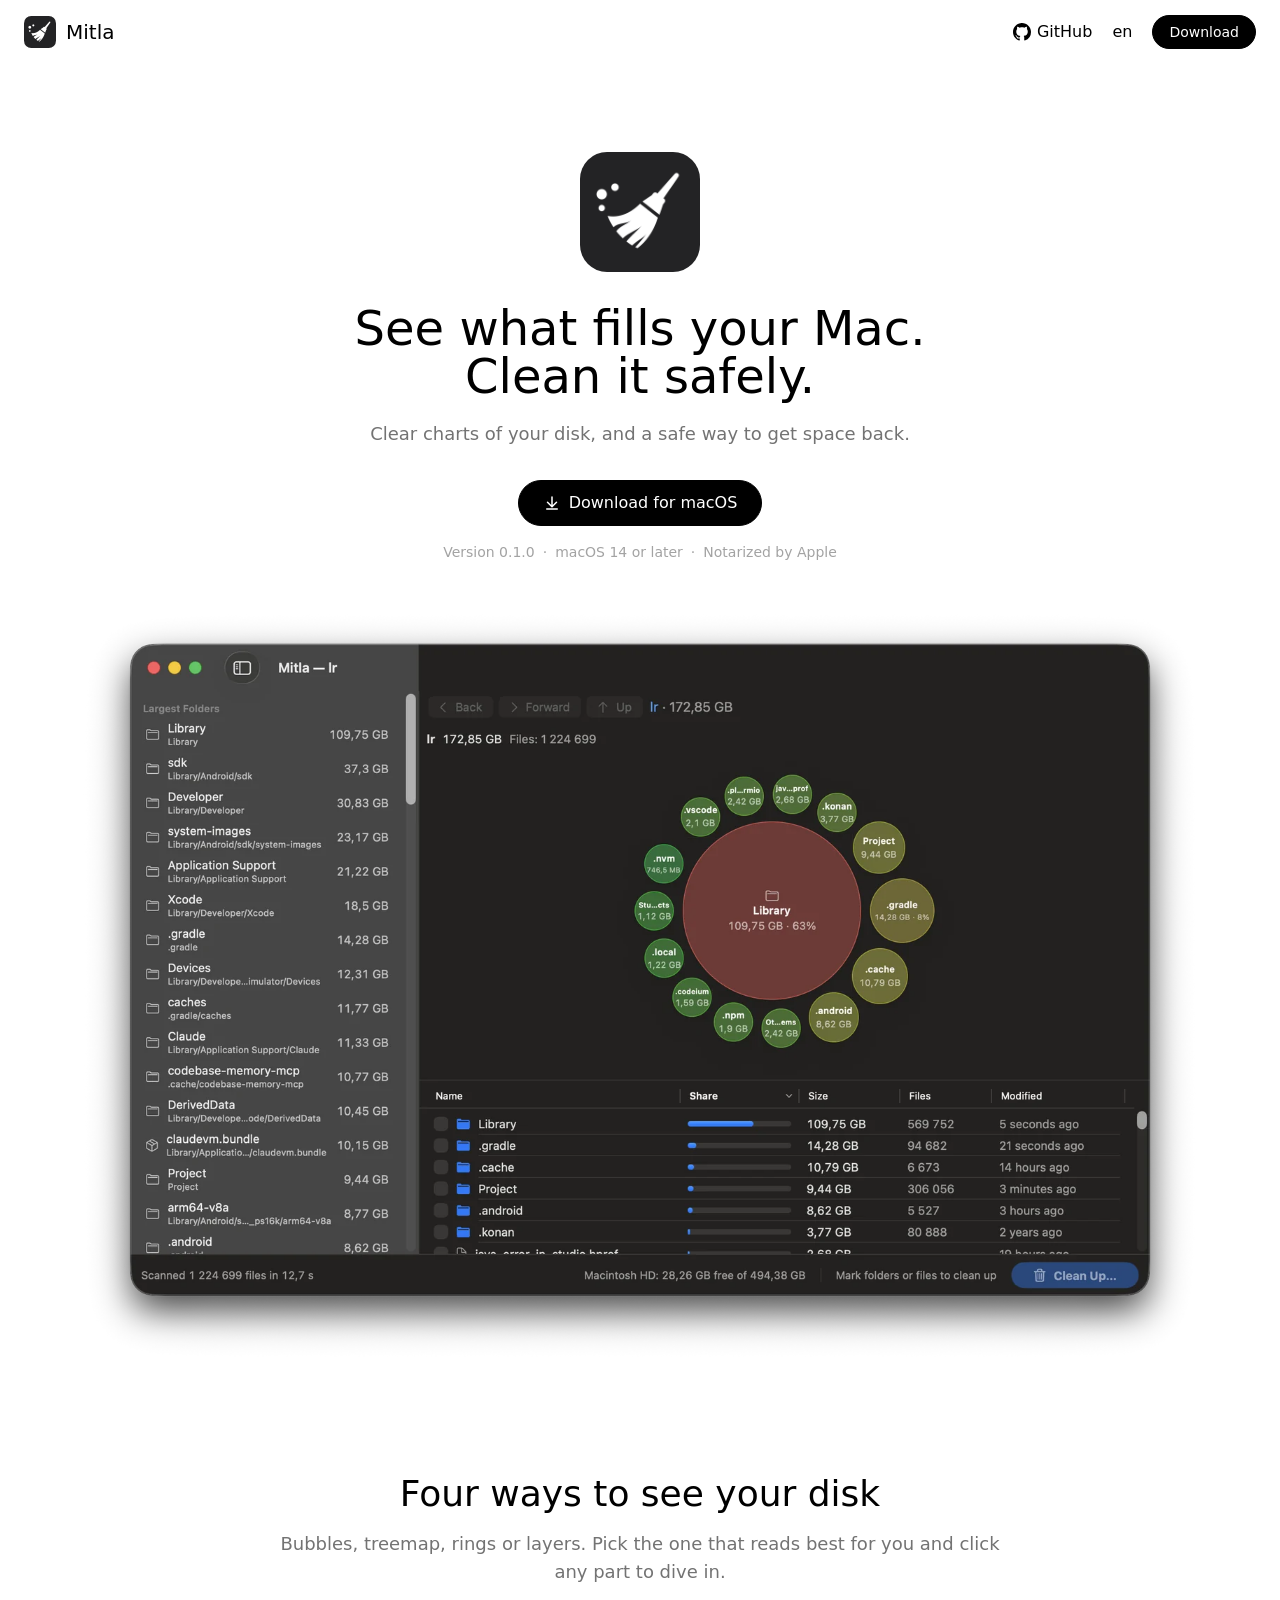
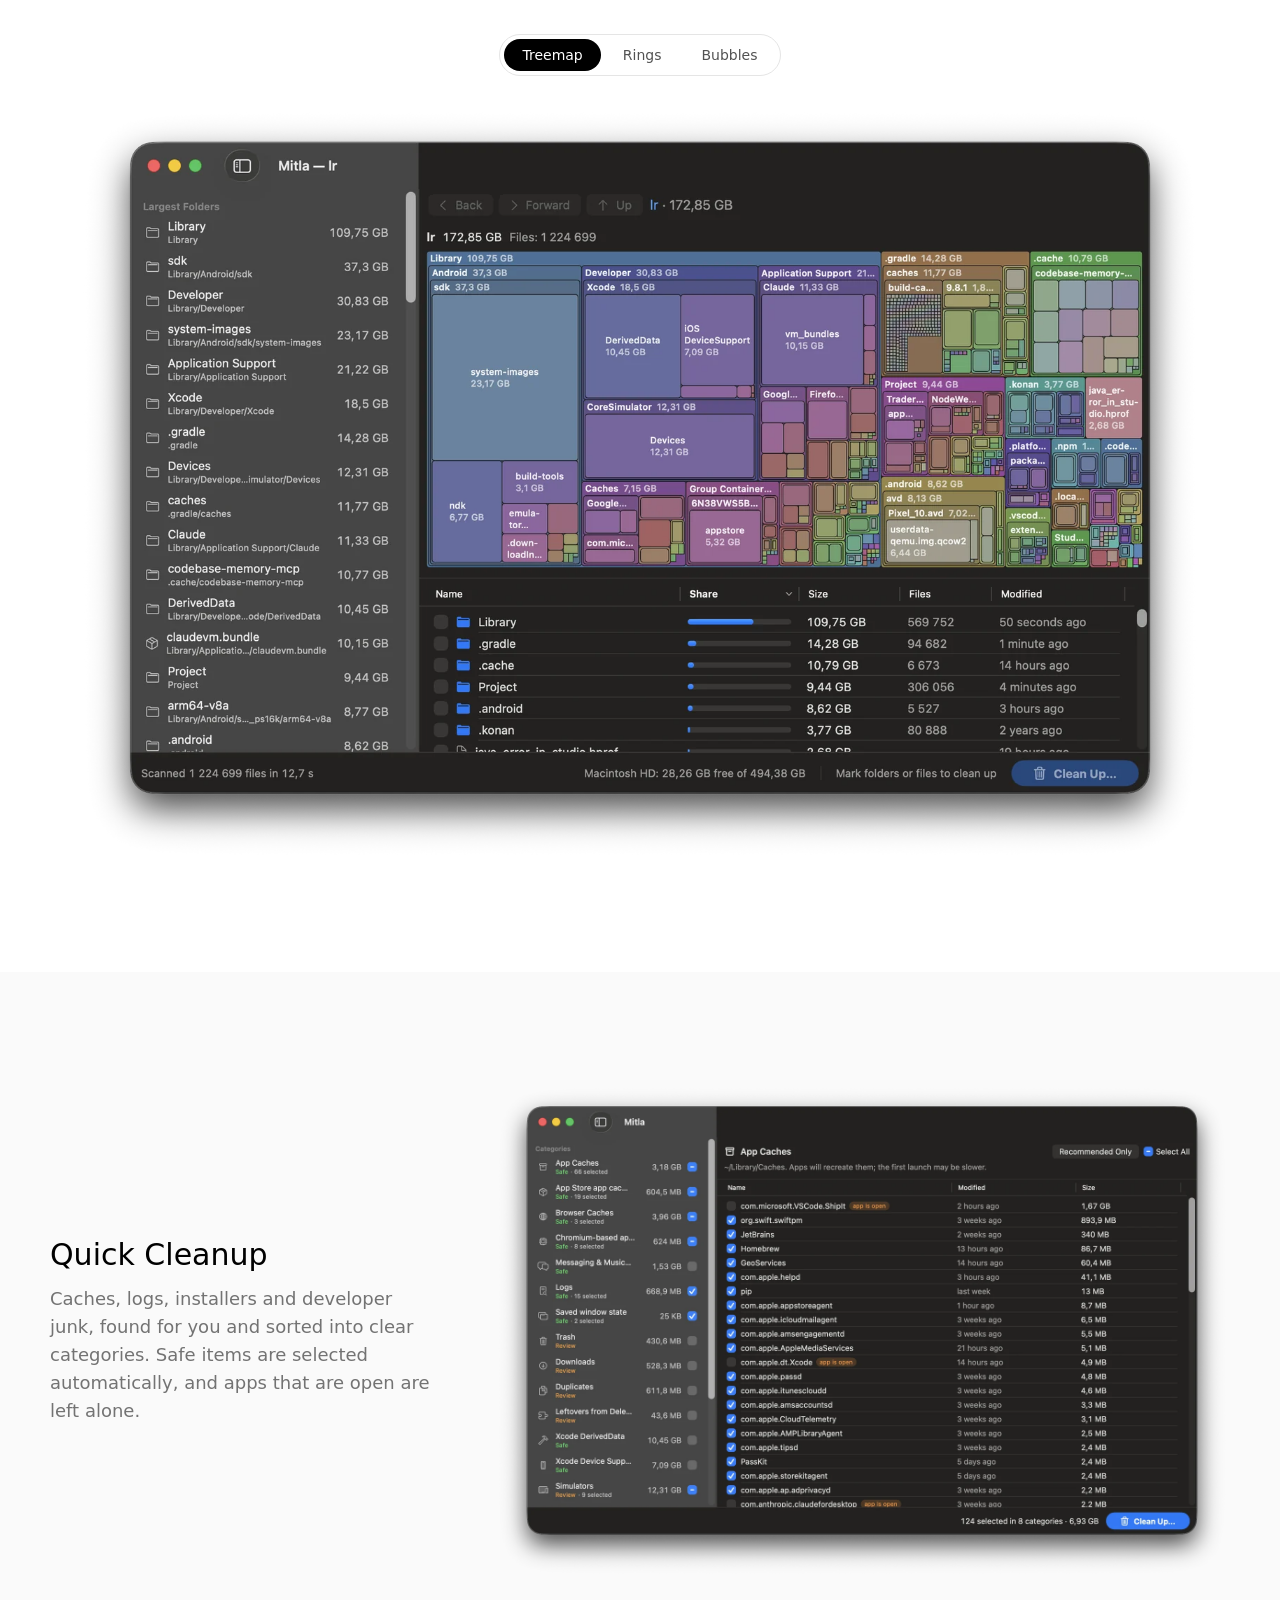
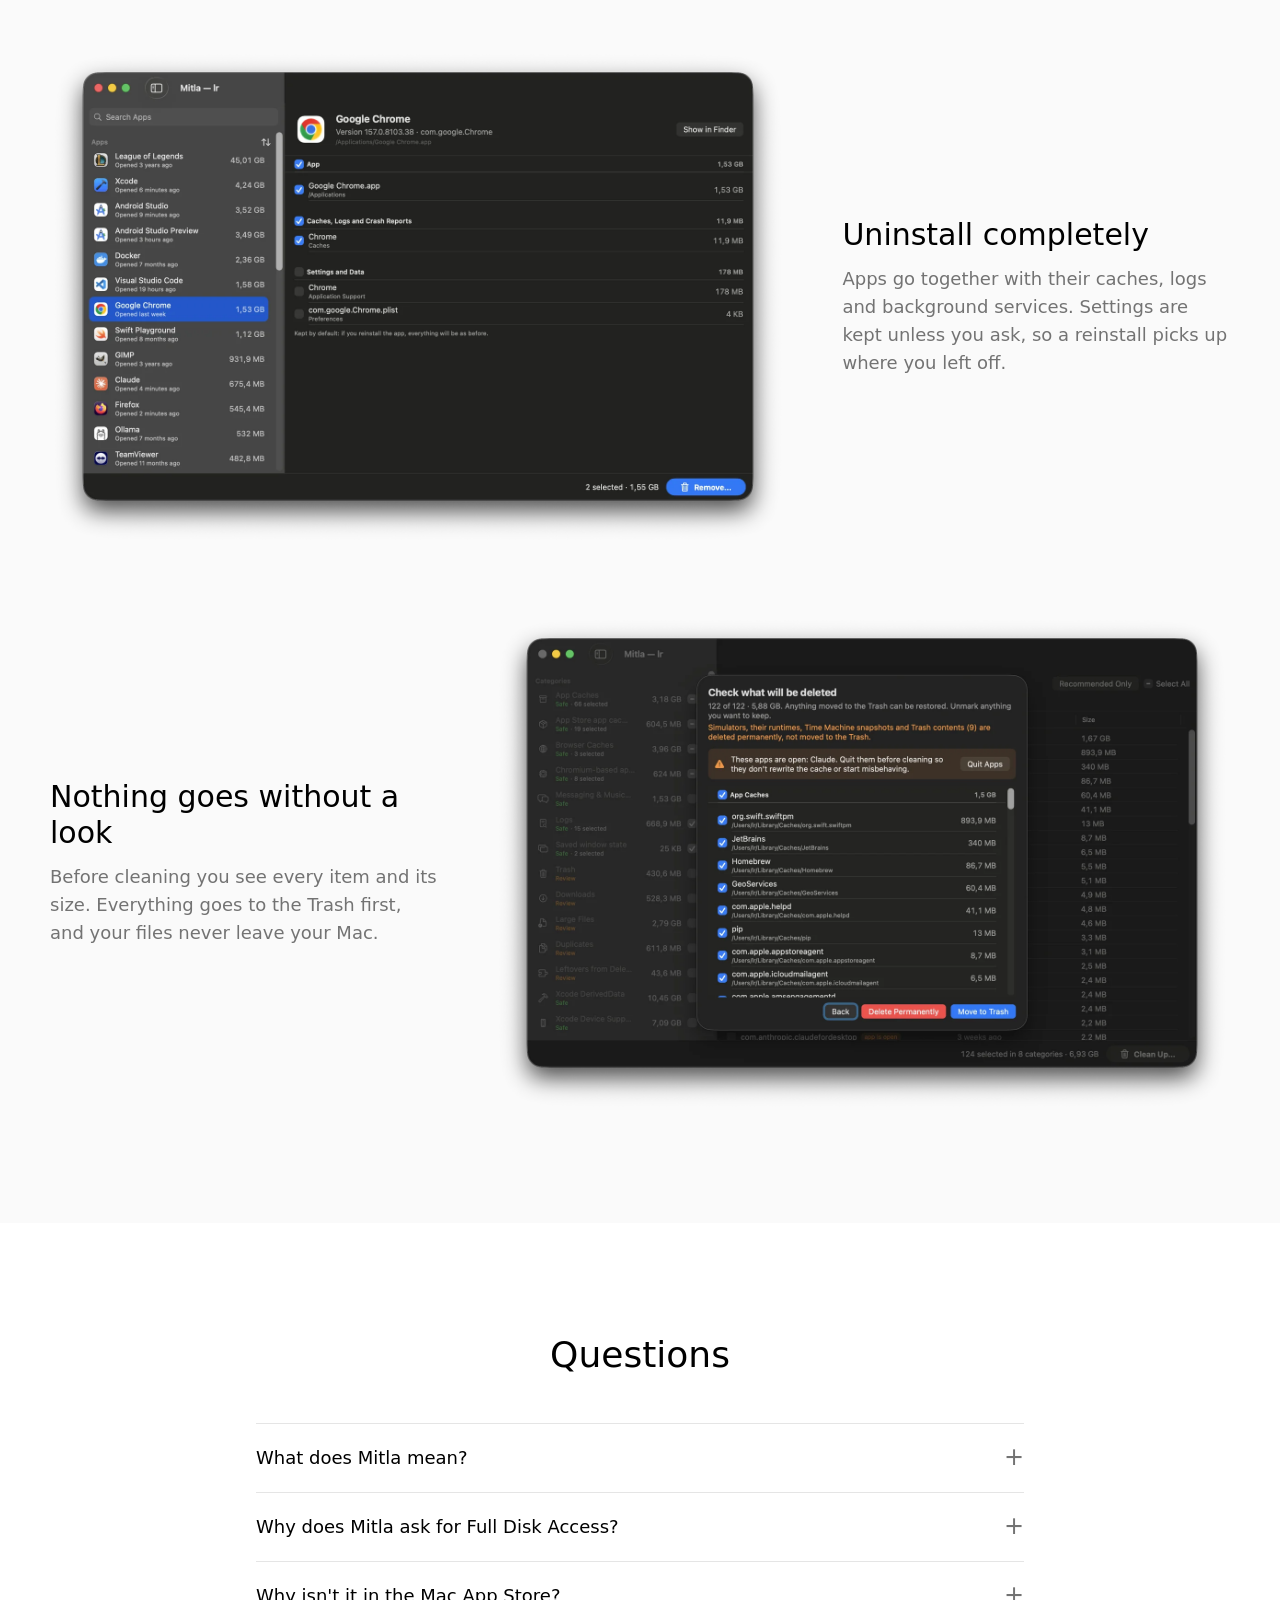
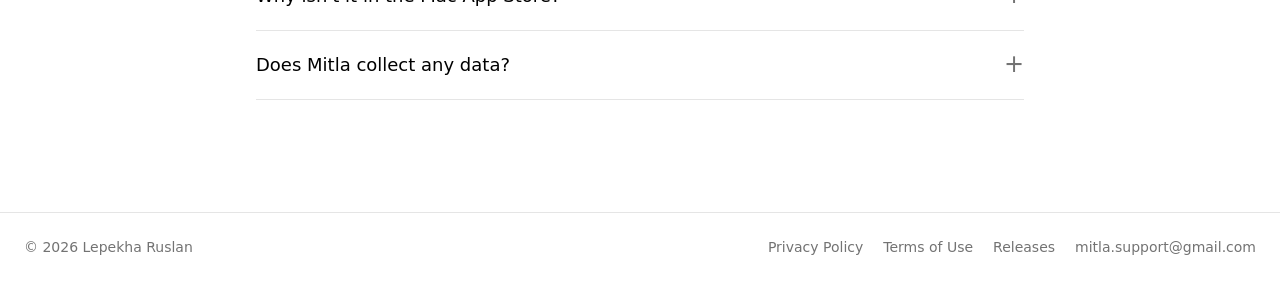
<file: index.html>
<!doctype html>
<html lang="en">
<head>
  <meta charset="utf-8">
  <meta name="viewport" content="width=device-width, initial-scale=1">
  <title>Mitla — see what fills your Mac, clean it safely</title>
  <meta name="description" content="Mitla shows what takes up space on your Mac in clear charts and helps you free it safely: junk, developer caches, old apps and their leftovers.">
  <!-- Репозиторій GitHub, з релізів якого качається DMG. Заміни на свій, наприклад "ruslan/mitla". -->
  <meta name="mitla:repo" content="lepekha/mitla-releases">
  <meta property="og:title" content="Mitla — see what fills your Mac">
  <meta property="og:description" content="Disk space analyzer and safe cleaner for macOS. Native, and your files never leave your Mac.">
  <meta property="og:image" content="og.png">
  <meta property="og:type" content="website">
  <meta name="twitter:card" content="summary_large_image">
  <link rel="icon" href="icon.png">
  <link rel="apple-touch-icon" href="icon.png">
  <link rel="stylesheet" href="style.css?v=6">
  <script src="i18n.js?v=7" defer></script>
  <script src="site.js?v=6" defer></script>
</head>
<body>
  <header class="nav">
    <div class="wrap">
      <a class="brand" href="./"><img src="icon.png" alt="">Mitla</a>
      <div class="nav-end">
        <a class="text-link" data-repo-link href="https://github.com/">
          <svg viewBox="0 0 16 16" fill="currentColor" aria-hidden="true"><path d="M8 0C3.58 0 0 3.58 0 8c0 3.54 2.29 6.53 5.47 7.59.4.07.55-.17.55-.38 0-.19-.01-.82-.01-1.49-2.01.37-2.53-.49-2.69-.94-.09-.23-.48-.94-.82-1.13-.28-.15-.68-.52-.01-.53.63-.01 1.08.58 1.23.82.72 1.21 1.87.87 2.33.66.07-.52.28-.87.51-1.07-1.78-.2-3.64-.89-3.64-3.95 0-.87.31-1.59.82-2.15-.08-.2-.36-1.02.08-2.12 0 0 .67-.21 2.2.82.64-.18 1.32-.27 2-.27.68 0 1.36.09 2 .27 1.53-1.04 2.2-.82 2.2-.82.44 1.1.16 1.92.08 2.12.51.56.82 1.27.82 2.15 0 3.07-1.87 3.75-3.65 3.95.29.25.54.73.54 1.48 0 1.07-.01 1.93-.01 2.2 0 .21.15.46.55.38A8.013 8.013 0 0016 8c0-4.42-3.58-8-8-8z"/></svg>
          GitHub
        </a>
        <label class="lang">
          <span class="visually-hidden" data-i18n="language">Language</span>
          <select id="lang-select"><option value="en">en</option></select>
        </label>
        <a class="btn btn-black btn-sm" data-download href="#download" data-i18n="download">Download</a>
      </div>
    </div>
  </header>

  <main>
    <div class="hero wrap" id="download">
      <img class="app-icon" src="icon.png" alt="Mitla icon" width="120" height="120">
      <h1 data-i18n-html="h1">See what fills your Mac.<br>Clean it safely.</h1>
      <p class="lead" data-i18n="lead">Clear charts of your disk, and a safe way to get space back.</p>
      <div class="actions">
        <a class="btn btn-black" data-download href="#download">
          <svg viewBox="0 0 24 24" fill="none" stroke="currentColor" stroke-width="2" stroke-linecap="round" stroke-linejoin="round" aria-hidden="true"><path d="M12 4v12M6 11l6 6 6-6M5 20h14"/></svg>
          <span data-i18n="downloadMac">Download for macOS</span>
        </a>
      </div>
      <p class="meta"><span data-version>Version 0.1.0</span><span data-i18n="requires">macOS 14 or later</span><span data-i18n="notarized">Notarized by Apple</span></p>
      <div class="screenshot">
        <img src="screenshots/bubbles.webp" alt="Mitla showing the contents of a home folder as bubbles" width="2488" height="1670">
      </div>
    </div>

    <section id="charts">
      <div class="wrap">
        <div class="section-head">
          <h2 data-i18n="chartsTitle">Four ways to see your disk</h2>
          <p data-i18n="chartsText">Bubbles, treemap, rings or layers. Pick the one that reads best for you and click any part to dive in.</p>
        </div>
        <div class="tabs" role="tablist" aria-label="Chart styles">
          <button role="tab" id="tab-treemap" aria-controls="panel-treemap" aria-selected="true" data-i18n="tabTreemap">Treemap</button>
          <button role="tab" id="tab-rings" aria-controls="panel-rings" aria-selected="false" tabindex="-1" data-i18n="tabRings">Rings</button>
          <button role="tab" id="tab-bubbles" aria-controls="panel-bubbles" aria-selected="false" tabindex="-1" data-i18n="tabBubbles">Bubbles</button>
        </div>
        <div class="screenshot tab-panels">
          <img role="tabpanel" id="panel-bubbles" aria-labelledby="tab-bubbles" src="screenshots/bubbles.webp" alt="Folders as bubbles, sized by how much space they take" width="2488" height="1670" loading="lazy" hidden>
          <img role="tabpanel" id="panel-treemap" aria-labelledby="tab-treemap" src="screenshots/treemap.webp" alt="Folders as a treemap of nested rectangles" width="2488" height="1670">
          <img role="tabpanel" id="panel-rings" aria-labelledby="tab-rings" src="screenshots/rings.webp" alt="Folders as rings around the selected folder" width="2488" height="1670" loading="lazy" hidden>
        </div>
      </div>
    </section>

    <section class="alt" id="features">
      <div class="wrap">
        <div class="row">
          <div class="row-text">
            <h3 data-i18n="cleanupTitle">Quick Cleanup</h3>
            <p data-i18n="cleanupText">Caches, logs, installers and developer junk, found for you and sorted into clear categories. Safe items are selected automatically, and apps that are open are left alone.</p>
          </div>
          <div class="screenshot"><img src="screenshots/cleanup.webp" alt="Quick Cleanup with categories such as app caches, logs and Xcode data" width="2488" height="1670" loading="lazy"></div>
        </div>
        <div class="row flip">
          <div class="row-text">
            <h3 data-i18n="uninstallTitle">Uninstall completely</h3>
            <p data-i18n="uninstallText">Apps go together with their caches, logs and background services. Settings are kept unless you ask, so a reinstall picks up where you left off.</p>
          </div>
          <div class="screenshot"><img src="screenshots/uninstall.webp" alt="Removing Google Chrome together with its caches" width="2488" height="1670" loading="lazy"></div>
        </div>
        <div class="row">
          <div class="row-text">
            <h3 data-i18n="safeTitle">Nothing goes without a look</h3>
            <p data-i18n="safeText">Before cleaning you see every item and its size. Everything goes to the Trash first, and your files never leave your Mac.</p>
          </div>
          <div class="screenshot"><img src="screenshots/confirm.webp" alt="Confirmation listing everything that will be moved to the Trash" width="2488" height="1670" loading="lazy"></div>
        </div>
      </div>
    </section>

    <section id="faq">
      <div class="wrap">
        <div class="section-head"><h2 data-i18n="faqTitle">Questions</h2></div>
        <div class="faq">
          <details><summary data-i18n="q1">What does Mitla mean?</summary>
            <p data-i18n="a1">It's Ukrainian for "broom". Say it "MEET-la".</p></details>
          <details><summary data-i18n="q2">Why does Mitla ask for Full Disk Access?</summary>
            <p data-i18n="a2">macOS hides some folders, like Mail and other apps' data, from every app. With Full Disk Access Mitla can show their size too. Without it Mitla still works and simply skips them.</p></details>
          <details><summary data-i18n="q3">Why isn't it in the Mac App Store?</summary>
            <p data-i18n="a3">App Store apps run in a sandbox that can't see your whole disk. Mitla is signed with an Apple Developer ID and notarized by Apple. On first launch macOS only asks once to confirm an app from the internet and notes that Apple found no malicious software.</p></details>
          <details><summary data-i18n="q4">Does Mitla collect any data?</summary>
            <p data-i18n-html="a4">Only anonymous usage statistics and crash reports, sent through Firebase by Google. Your files, their names and contents never leave your Mac, and you can turn statistics off in the Mitla menu. See the <a href="privacy/">Privacy Policy</a>.</p></details>
        </div>
      </div>
    </section>
  </main>

  <footer>
    <div class="wrap">
      <span>© 2026 Lepekha Ruslan</span>
      <nav aria-label="Footer">
        <a href="privacy/" data-i18n="privacy">Privacy Policy</a>
        <a href="terms/" data-i18n="terms">Terms of Use</a>
        <a data-releases-link href="https://github.com/" data-i18n="releases">Releases</a>
        <a href="mailto:mitla.support@gmail.com">mitla.support@gmail.com</a>
      </nav>
    </div>
  </footer>
</body>
</html>
</file>
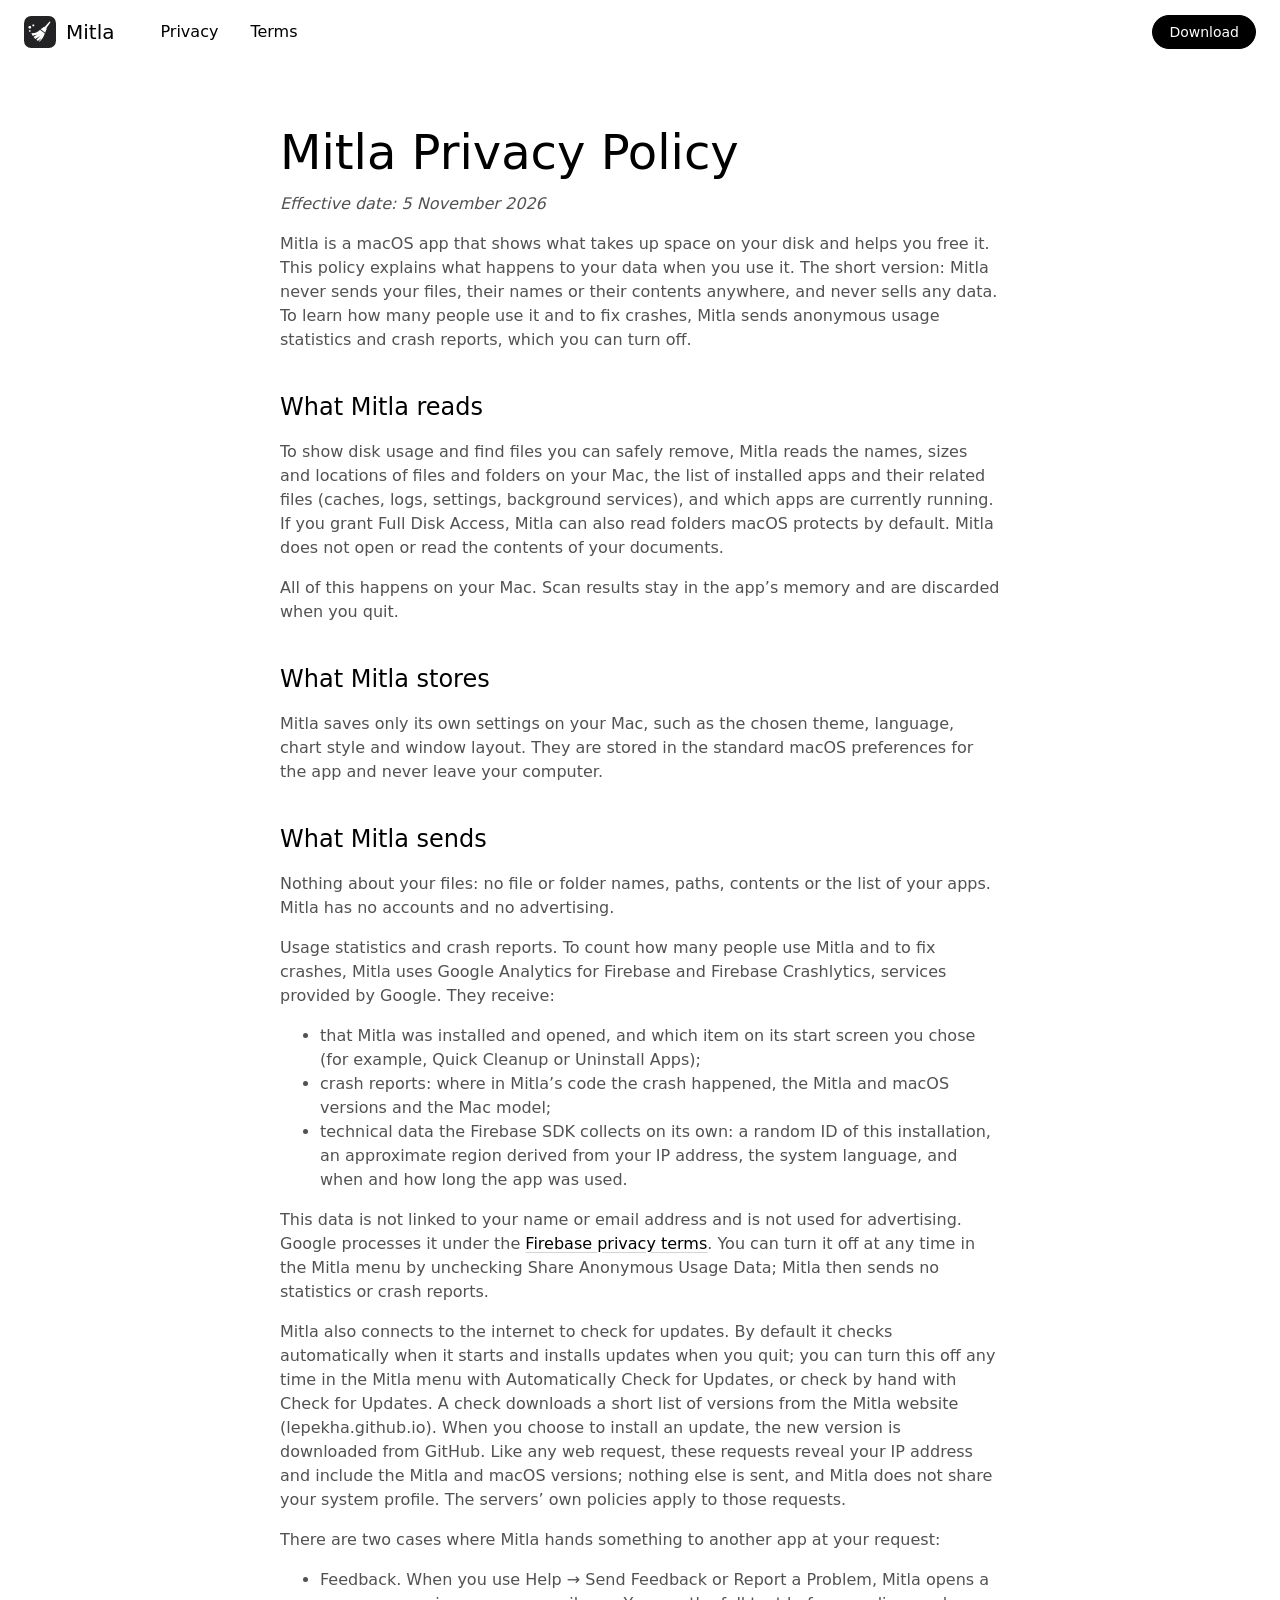
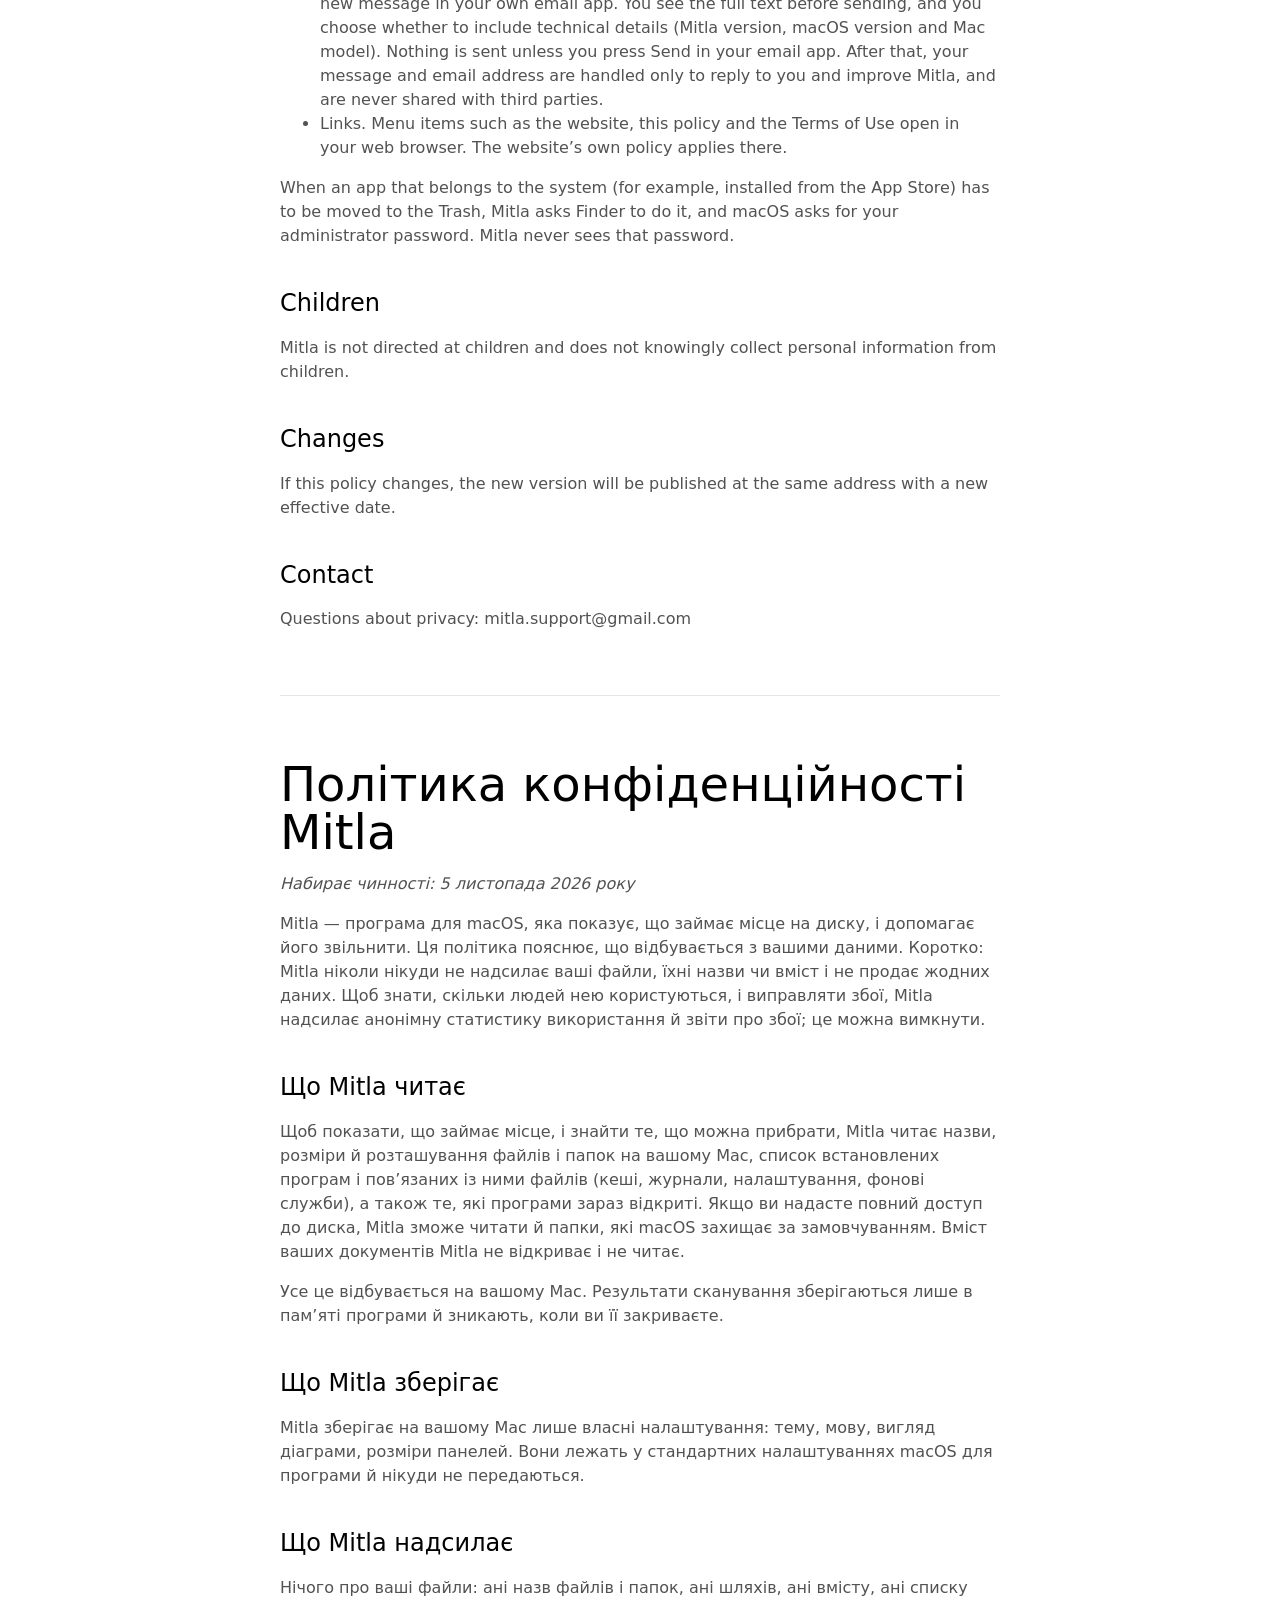
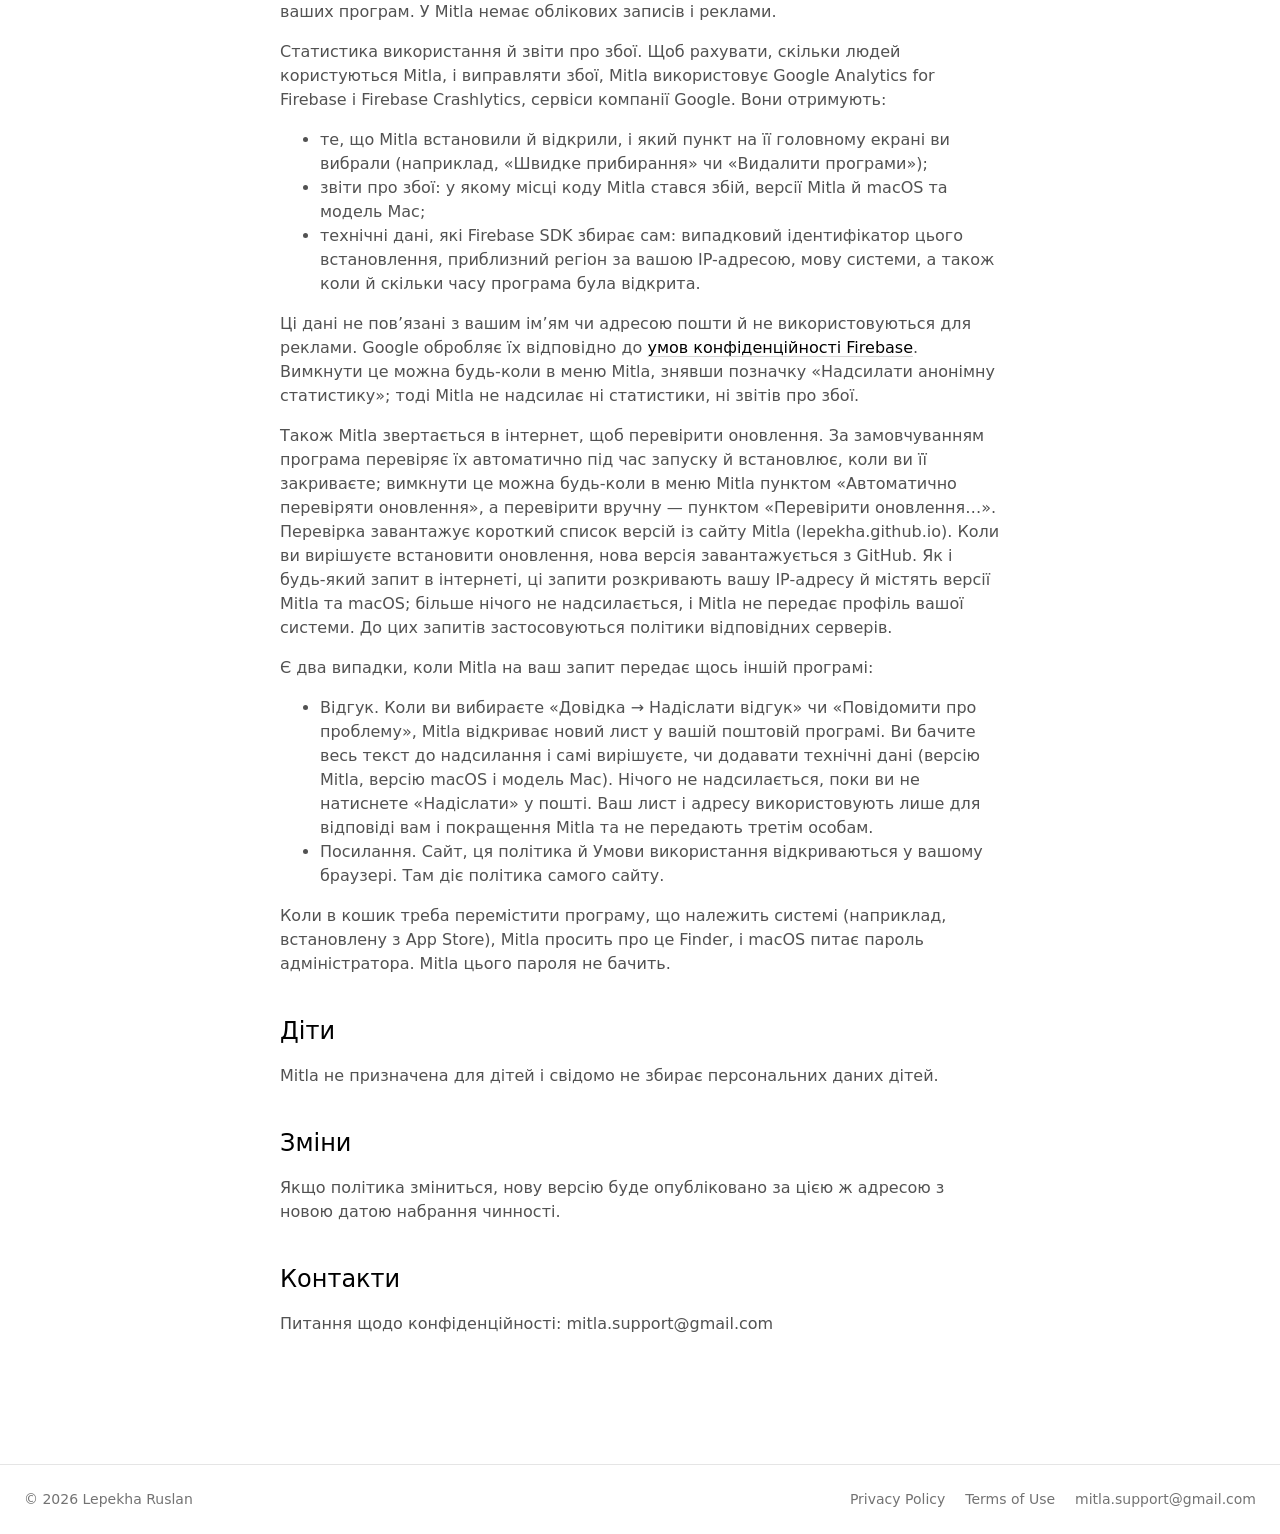
<file: privacy/index.html>
<!doctype html>
<html lang="en">
<head>
  <meta charset="utf-8">
  <meta name="viewport" content="width=device-width, initial-scale=1">
  <title>Mitla — Privacy Policy</title>
  <meta name="mitla:repo" content="lepekha/mitla-releases">
  <link rel="icon" href="../icon.png">
  <link rel="stylesheet" href="../style.css">
  <script src="../site.js" defer></script>
</head>
<body>
  <header class="nav">
    <div class="wrap">
      <a class="brand" href="../"><img src="../icon.png" alt="">Mitla</a>
      <nav class="nav-links" aria-label="Legal">
        <a href="../privacy/">Privacy</a>
        <a href="../terms/">Terms</a>
      </nav>
      <div class="nav-end">
        <a class="btn btn-black btn-sm" data-download href="../#download">Download</a>
      </div>
    </div>
  </header>
  <article class="legal">
<h1 id="mitla-privacy-policy">Mitla Privacy Policy</h1>
<p><em>Effective date: 5 November 2026</em></p>
<p>Mitla is a macOS app that shows what takes up space on your disk and helps you free it. This policy explains what happens to your data when you use it. The short version: <strong>Mitla never sends your files, their names or their contents anywhere, and never sells any data.</strong> To learn how many people use it and to fix crashes, Mitla sends anonymous usage statistics and crash reports, which you can turn off.</p>
<h2 id="what-mitla-reads">What Mitla reads</h2>
<p>To show disk usage and find files you can safely remove, Mitla reads the names, sizes and locations of files and folders on your Mac, the list of installed apps and their related files (caches, logs, settings, background services), and which apps are currently running. If you grant Full Disk Access, Mitla can also read folders macOS protects by default. Mitla does not open or read the contents of your documents.</p>
<p>All of this happens on your Mac. Scan results stay in the app’s memory and are discarded when you quit.</p>
<h2 id="what-mitla-stores">What Mitla stores</h2>
<p>Mitla saves only its own settings on your Mac, such as the chosen theme, language, chart style and window layout. They are stored in the standard macOS preferences for the app and never leave your computer.</p>
<h2 id="what-mitla-sends">What Mitla sends</h2>
<p>Nothing about your files: no file or folder names, paths, contents or the list of your apps. Mitla has no accounts and no advertising.</p>
<p><strong>Usage statistics and crash reports.</strong> To count how many people use Mitla and to fix crashes, Mitla uses Google Analytics for Firebase and Firebase Crashlytics, services provided by Google. They receive:</p>
<ul>
<li>that Mitla was installed and opened, and which item on its start screen you chose (for example, Quick Cleanup or Uninstall Apps);</li>
<li>crash reports: where in Mitla’s code the crash happened, the Mitla and macOS versions and the Mac model;</li>
<li>technical data the Firebase SDK collects on its own: a random ID of this installation, an approximate region derived from your IP address, the system language, and when and how long the app was used.</li>
</ul>
<p>This data is not linked to your name or email address and is not used for advertising. Google processes it under the <a href="https://firebase.google.com/support/privacy">Firebase privacy terms</a>. You can turn it off at any time in the Mitla menu by unchecking Share Anonymous Usage Data; Mitla then sends no statistics or crash reports.</p>
<p>Mitla also connects to the internet to check for updates. By default it checks automatically when it starts and installs updates when you quit; you can turn this off any time in the Mitla menu with Automatically Check for Updates, or check by hand with Check for Updates. A check downloads a short list of versions from the Mitla website (lepekha.github.io). When you choose to install an update, the new version is downloaded from GitHub. Like any web request, these requests reveal your IP address and include the Mitla and macOS versions; nothing else is sent, and Mitla does not share your system profile. The servers’ own policies apply to those requests.</p>
<p>There are two cases where Mitla hands something to another app at your request:</p>
<ul>
<li><strong>Feedback.</strong> When you use Help → Send Feedback or Report a Problem, Mitla opens a new message in your own email app. You see the full text before sending, and you choose whether to include technical details (Mitla version, macOS version and Mac model). Nothing is sent unless you press Send in your email app. After that, your message and email address are handled only to reply to you and improve Mitla, and are never shared with third parties.</li>
<li><strong>Links.</strong> Menu items such as the website, this policy and the Terms of Use open in your web browser. The website’s own policy applies there.</li>
</ul>
<p>When an app that belongs to the system (for example, installed from the App Store) has to be moved to the Trash, Mitla asks Finder to do it, and macOS asks for your administrator password. Mitla never sees that password.</p>
<h2 id="children">Children</h2>
<p>Mitla is not directed at children and does not knowingly collect personal information from children.</p>
<h2 id="changes">Changes</h2>
<p>If this policy changes, the new version will be published at the same address with a new effective date.</p>
<h2 id="contact">Contact</h2>
<p>Questions about privacy: mitla.support@gmail.com</p>
<hr />
<h1 id="політика-конфіденційності-mitla">Політика конфіденційності Mitla</h1>
<p><em>Набирає чинності: 5 листопада 2026 року</em></p>
<p>Mitla — програма для macOS, яка показує, що займає місце на диску, і допомагає його звільнити. Ця політика пояснює, що відбувається з вашими даними. Коротко: <strong>Mitla ніколи нікуди не надсилає ваші файли, їхні назви чи вміст і не продає жодних даних.</strong> Щоб знати, скільки людей нею користуються, і виправляти збої, Mitla надсилає анонімну статистику використання й звіти про збої; це можна вимкнути.</p>
<h2 id="що-mitla-читає">Що Mitla читає</h2>
<p>Щоб показати, що займає місце, і знайти те, що можна прибрати, Mitla читає назви, розміри й розташування файлів і папок на вашому Mac, список встановлених програм і пов’язаних із ними файлів (кеші, журнали, налаштування, фонові служби), а також те, які програми зараз відкриті. Якщо ви надасте повний доступ до диска, Mitla зможе читати й папки, які macOS захищає за замовчуванням. Вміст ваших документів Mitla не відкриває і не читає.</p>
<p>Усе це відбувається на вашому Mac. Результати сканування зберігаються лише в пам’яті програми й зникають, коли ви її закриваєте.</p>
<h2 id="що-mitla-зберігає">Що Mitla зберігає</h2>
<p>Mitla зберігає на вашому Mac лише власні налаштування: тему, мову, вигляд діаграми, розміри панелей. Вони лежать у стандартних налаштуваннях macOS для програми й нікуди не передаються.</p>
<h2 id="що-mitla-надсилає">Що Mitla надсилає</h2>
<p>Нічого про ваші файли: ані назв файлів і папок, ані шляхів, ані вмісту, ані списку ваших програм. У Mitla немає облікових записів і реклами.</p>
<p><strong>Статистика використання й звіти про збої.</strong> Щоб рахувати, скільки людей користуються Mitla, і виправляти збої, Mitla використовує Google Analytics for Firebase і Firebase Crashlytics, сервіси компанії Google. Вони отримують:</p>
<ul>
<li>те, що Mitla встановили й відкрили, і який пункт на її головному екрані ви вибрали (наприклад, «Швидке прибирання» чи «Видалити програми»);</li>
<li>звіти про збої: у якому місці коду Mitla стався збій, версії Mitla й macOS та модель Mac;</li>
<li>технічні дані, які Firebase SDK збирає сам: випадковий ідентифікатор цього встановлення, приблизний регіон за вашою IP-адресою, мову системи, а також коли й скільки часу програма була відкрита.</li>
</ul>
<p>Ці дані не пов’язані з вашим ім’ям чи адресою пошти й не використовуються для реклами. Google обробляє їх відповідно до <a href="https://firebase.google.com/support/privacy">умов конфіденційності Firebase</a>. Вимкнути це можна будь-коли в меню Mitla, знявши позначку «Надсилати анонімну статистику»; тоді Mitla не надсилає ні статистики, ні звітів про збої.</p>
<p>Також Mitla звертається в інтернет, щоб перевірити оновлення. За замовчуванням програма перевіряє їх автоматично під час запуску й встановлює, коли ви її закриваєте; вимкнути це можна будь-коли в меню Mitla пунктом «Автоматично перевіряти оновлення», а перевірити вручну — пунктом «Перевірити оновлення…». Перевірка завантажує короткий список версій із сайту Mitla (lepekha.github.io). Коли ви вирішуєте встановити оновлення, нова версія завантажується з GitHub. Як і будь-який запит в інтернеті, ці запити розкривають вашу IP-адресу й містять версії Mitla та macOS; більше нічого не надсилається, і Mitla не передає профіль вашої системи. До цих запитів застосовуються політики відповідних серверів.</p>
<p>Є два випадки, коли Mitla на ваш запит передає щось іншій програмі:</p>
<ul>
<li><strong>Відгук.</strong> Коли ви вибираєте «Довідка → Надіслати відгук» чи «Повідомити про проблему», Mitla відкриває новий лист у вашій поштовій програмі. Ви бачите весь текст до надсилання і самі вирішуєте, чи додавати технічні дані (версію Mitla, версію macOS і модель Mac). Нічого не надсилається, поки ви не натиснете «Надіслати» у пошті. Ваш лист і адресу використовують лише для відповіді вам і покращення Mitla та не передають третім особам.</li>
<li><strong>Посилання.</strong> Сайт, ця політика й Умови використання відкриваються у вашому браузері. Там діє політика самого сайту.</li>
</ul>
<p>Коли в кошик треба перемістити програму, що належить системі (наприклад, встановлену з App Store), Mitla просить про це Finder, і macOS питає пароль адміністратора. Mitla цього пароля не бачить.</p>
<h2 id="діти">Діти</h2>
<p>Mitla не призначена для дітей і свідомо не збирає персональних даних дітей.</p>
<h2 id="зміни">Зміни</h2>
<p>Якщо політика зміниться, нову версію буде опубліковано за цією ж адресою з новою датою набрання чинності.</p>
<h2 id="контакти">Контакти</h2>
<p>Питання щодо конфіденційності: mitla.support@gmail.com</p>
</article>
  <footer>
    <div class="wrap">
      <span>© 2026 Lepekha Ruslan</span>
      <nav aria-label="Footer">
        <a href="../privacy/">Privacy Policy</a>
        <a href="../terms/">Terms of Use</a>
        <a href="mailto:mitla.support@gmail.com">mitla.support@gmail.com</a>
      </nav>
    </div>
  </footer>
</body>
</html>
</file>
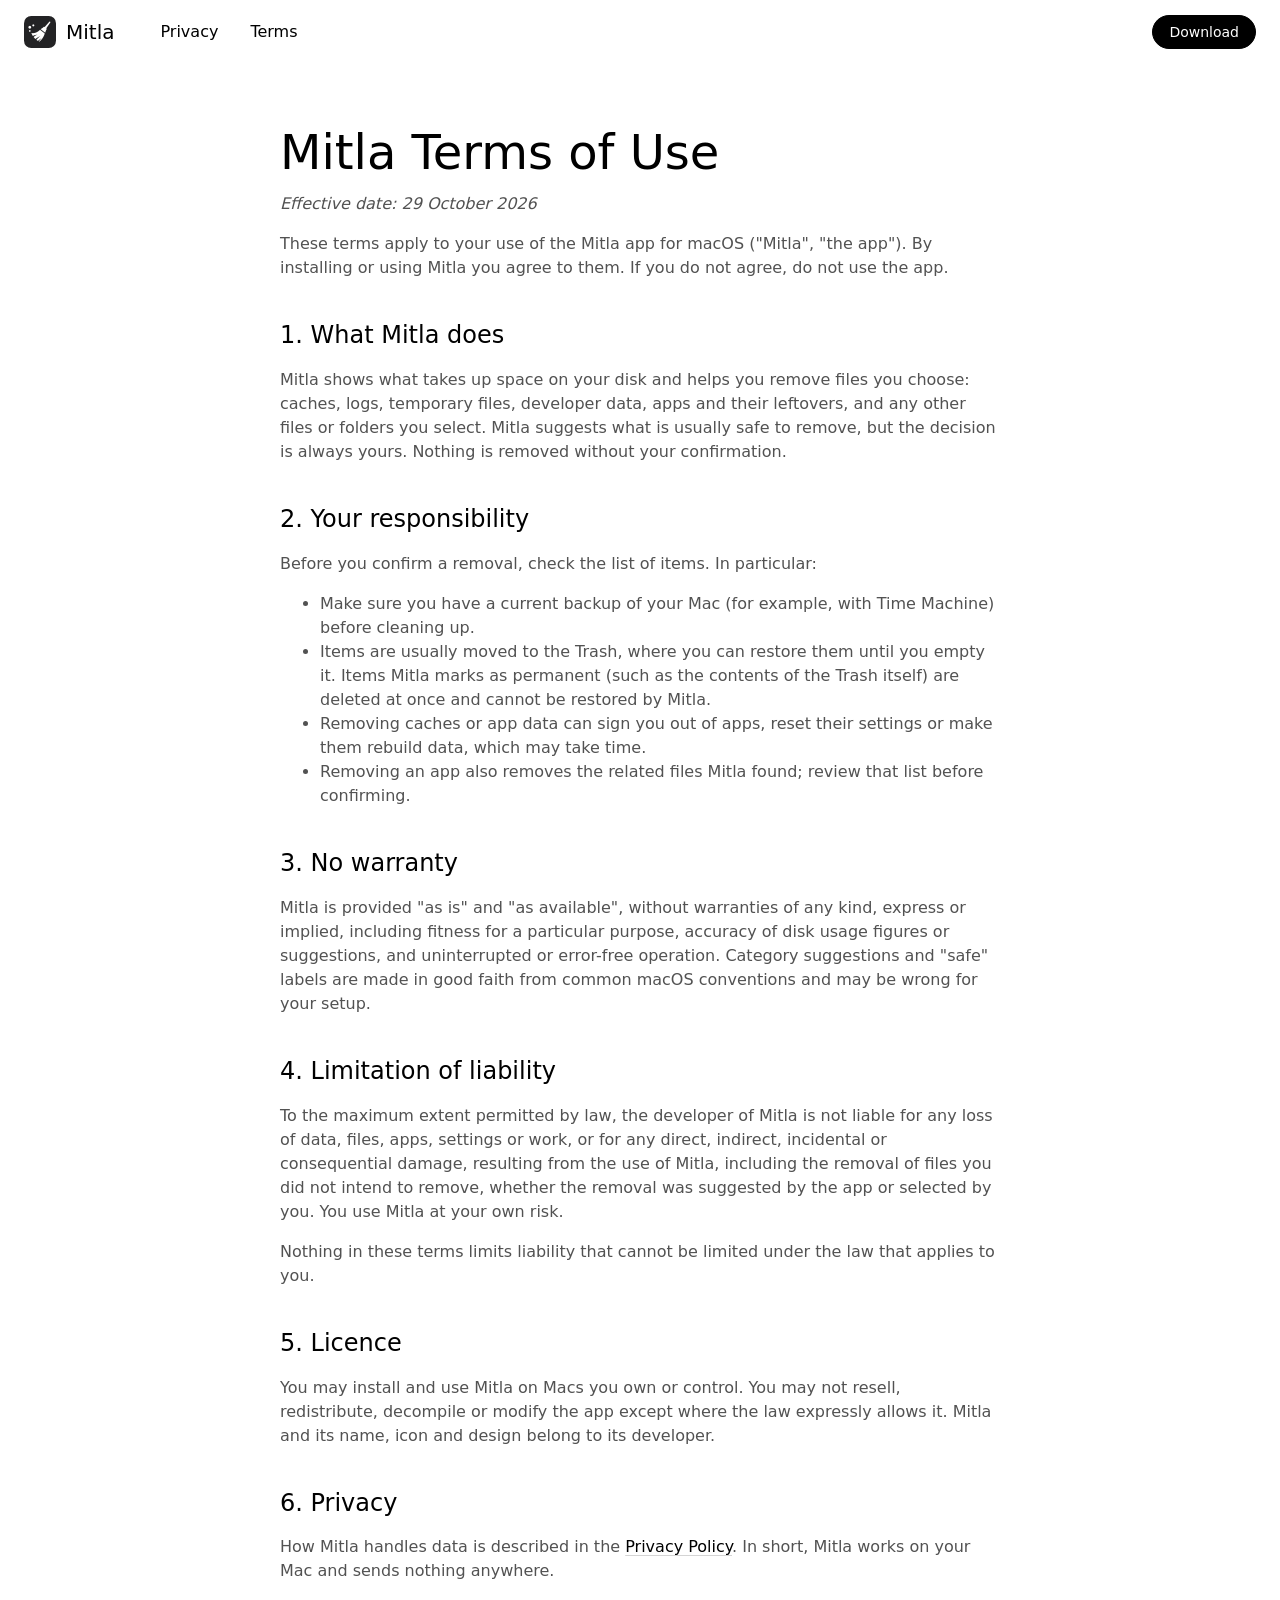
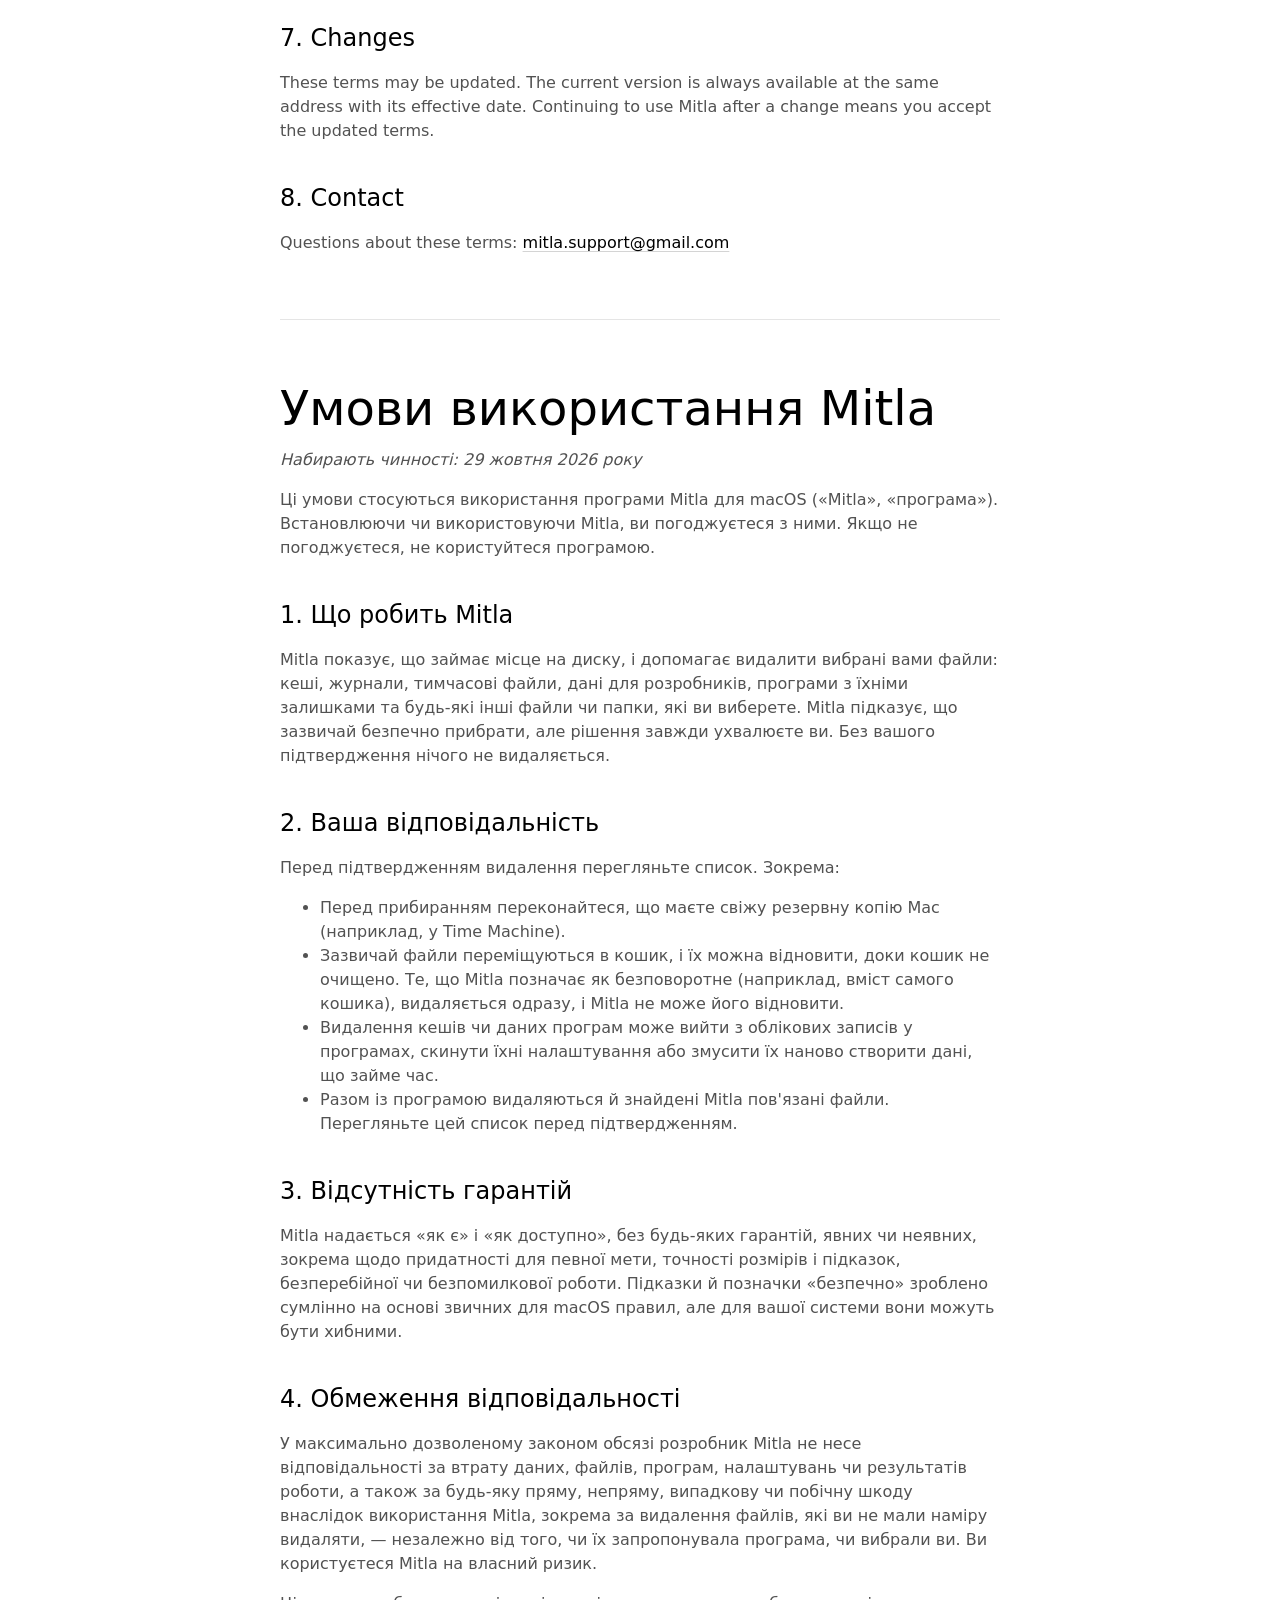
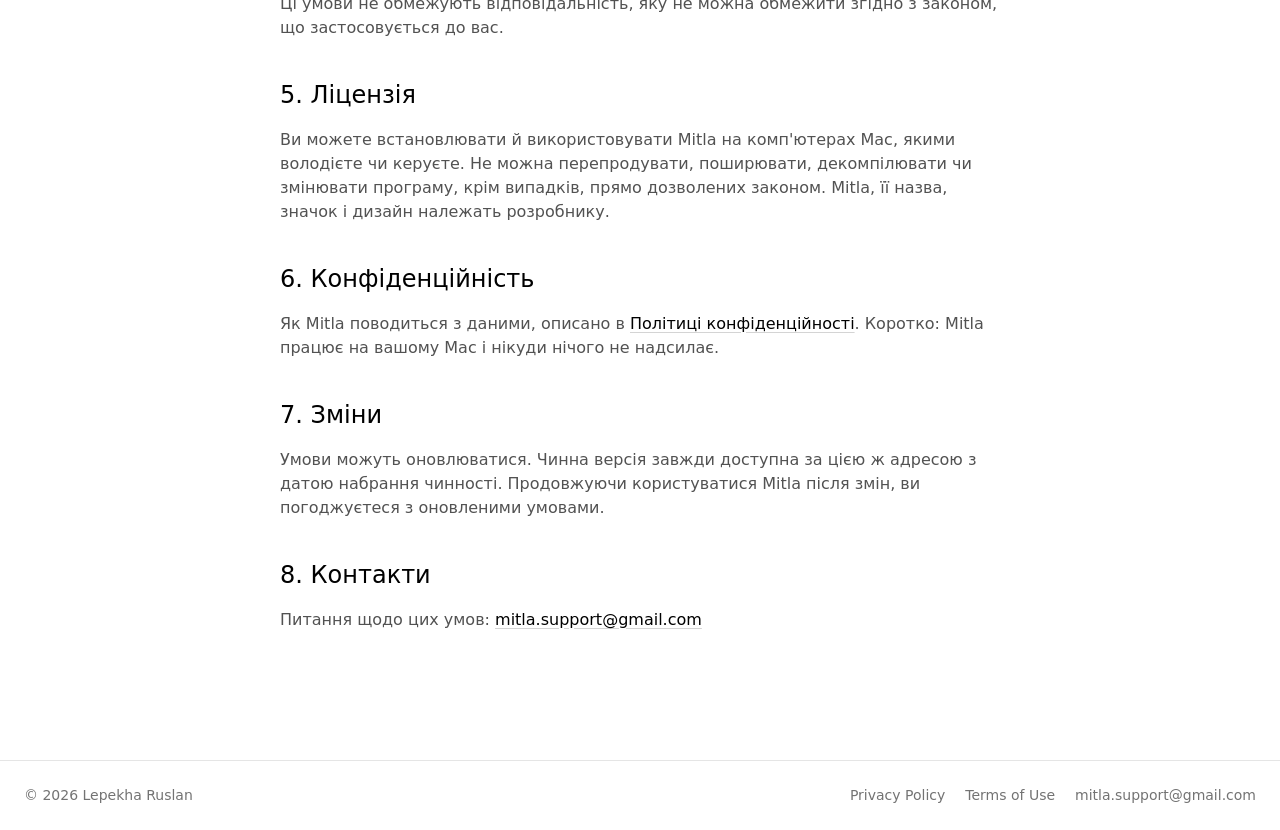
<file: terms/index.html>
<!doctype html>
<html lang="en">
<head>
  <meta charset="utf-8">
  <meta name="viewport" content="width=device-width, initial-scale=1">
  <title>Mitla — Terms of Use</title>
  <meta name="mitla:repo" content="lepekha/mitla-releases">
  <link rel="icon" href="../icon.png">
  <link rel="stylesheet" href="../style.css">
  <script src="../site.js" defer></script>
</head>
<body>
  <header class="nav">
    <div class="wrap">
      <a class="brand" href="../"><img src="../icon.png" alt="">Mitla</a>
      <nav class="nav-links" aria-label="Legal">
        <a href="../privacy/">Privacy</a>
        <a href="../terms/">Terms</a>
      </nav>
      <div class="nav-end">
        <a class="btn btn-black btn-sm" data-download href="../#download">Download</a>
      </div>
    </div>
  </header>
  <article class="legal">
<h1 id="mitla-terms-of-use">Mitla Terms of Use</h1>
<p><em>Effective date: 29 October 2026</em></p>
<p>These terms apply to your use of the Mitla app for macOS ("Mitla",
"the app"). By installing or using Mitla you agree to them. If you do
not agree, do not use the app.</p>
<h2 id="1-what-mitla-does">1. What Mitla does</h2>
<p>Mitla shows what takes up space on your disk and helps you remove
files you choose: caches, logs, temporary files, developer data, apps
and their leftovers, and any other files or folders you select. Mitla
suggests what is usually safe to remove, but the decision is always
yours. Nothing is removed without your confirmation.</p>
<h2 id="2-your-responsibility">2. Your responsibility</h2>
<p>Before you confirm a removal, check the list of items. In
particular:</p>
<ul>
<li>Make sure you have a current backup of your Mac (for example, with
Time Machine) before cleaning up.</li>
<li>Items are usually moved to the Trash, where you can restore them
until you empty it. Items Mitla marks as permanent (such as the
contents of the Trash itself) are deleted at once and cannot be restored
by Mitla.</li>
<li>Removing caches or app data can sign you out of apps, reset their
settings or make them rebuild data, which may take time.</li>
<li>Removing an app also removes the related files Mitla found; review
that list before confirming.</li>
</ul>
<h2 id="3-no-warranty">3. No warranty</h2>
<p>Mitla is provided <strong>"as is" and "as available"</strong>,
without warranties of any kind, express or implied, including fitness
for a particular purpose, accuracy of disk usage figures or suggestions,
and uninterrupted or error-free operation. Category suggestions and
"safe" labels are made in good faith from common macOS conventions and
may be wrong for your setup.</p>
<h2 id="4-limitation-of-liability">4. Limitation of liability</h2>
<p>To the maximum extent permitted by law, <strong>the developer of
Mitla is not liable for any loss of data, files, apps, settings or
work, or for any direct, indirect, incidental or consequential damage,
resulting from the use of Mitla, including the removal of files you did
not intend to remove</strong>, whether the removal was suggested by the
app or selected by you. You use Mitla at your own risk.</p>
<p>Nothing in these terms limits liability that cannot be limited under
the law that applies to you.</p>
<h2 id="5-licence">5. Licence</h2>
<p>You may install and use Mitla on Macs you own or control. You may
not resell, redistribute, decompile or modify the app except where the
law expressly allows it. Mitla and its name, icon and design belong to
its developer.</p>
<h2 id="6-privacy">6. Privacy</h2>
<p>How Mitla handles data is described in the <a
href="../privacy/">Privacy Policy</a>. In short, Mitla
works on your Mac and sends nothing anywhere.</p>
<h2 id="7-changes">7. Changes</h2>
<p>These terms may be updated. The current version is always available
at the same address with its effective date. Continuing to use Mitla
after a change means you accept the updated terms.</p>
<h2 id="8-contact">8. Contact</h2>
<p>Questions about these terms: <a
href="mailto:mitla.support@gmail.com">mitla.support@gmail.com</a></p>
<hr />
<h1 id="умови-використання-mitla">Умови використання Mitla</h1>
<p><em>Набирають чинності: 29 жовтня 2026 року</em></p>
<p>Ці умови стосуються використання програми Mitla для macOS («Mitla»,
«програма»). Встановлюючи чи використовуючи Mitla, ви погоджуєтеся з
ними. Якщо не погоджуєтеся, не користуйтеся програмою.</p>
<h2 id="1-що-робить-mitla">1. Що робить Mitla</h2>
<p>Mitla показує, що займає місце на диску, і допомагає видалити
вибрані вами файли: кеші, журнали, тимчасові файли, дані для
розробників, програми з їхніми залишками та будь-які інші файли чи
папки, які ви виберете. Mitla підказує, що зазвичай безпечно прибрати,
але рішення завжди ухвалюєте ви. Без вашого підтвердження нічого не
видаляється.</p>
<h2 id="2-ваша-відповідальність">2. Ваша відповідальність</h2>
<p>Перед підтвердженням видалення перегляньте список. Зокрема:</p>
<ul>
<li>Перед прибиранням переконайтеся, що маєте свіжу резервну копію Mac
(наприклад, у Time Machine).</li>
<li>Зазвичай файли переміщуються в кошик, і їх можна відновити, доки
кошик не очищено. Те, що Mitla позначає як безповоротне (наприклад,
вміст самого кошика), видаляється одразу, і Mitla не може його
відновити.</li>
<li>Видалення кешів чи даних програм може вийти з облікових записів у
програмах, скинути їхні налаштування або змусити їх наново створити
дані, що займе час.</li>
<li>Разом із програмою видаляються й знайдені Mitla пов'язані файли.
Перегляньте цей список перед підтвердженням.</li>
</ul>
<h2 id="3-відсутність-гарантій">3. Відсутність гарантій</h2>
<p>Mitla надається <strong>«як є» і «як доступно»</strong>, без
будь-яких гарантій, явних чи неявних, зокрема щодо придатності для
певної мети, точності розмірів і підказок, безперебійної чи
безпомилкової роботи. Підказки й позначки «безпечно» зроблено сумлінно
на основі звичних для macOS правил, але для вашої системи вони можуть
бути хибними.</p>
<h2 id="4-обмеження-відповідальності">4. Обмеження відповідальності</h2>
<p>У максимально дозволеному законом обсязі <strong>розробник Mitla не
несе відповідальності за втрату даних, файлів, програм, налаштувань чи
результатів роботи, а також за будь-яку пряму, непряму, випадкову чи
побічну шкоду внаслідок використання Mitla, зокрема за видалення
файлів, які ви не мали наміру видаляти</strong>, — незалежно від того,
чи їх запропонувала програма, чи вибрали ви. Ви користуєтеся Mitla на
власний ризик.</p>
<p>Ці умови не обмежують відповідальність, яку не можна обмежити згідно
з законом, що застосовується до вас.</p>
<h2 id="5-ліцензія">5. Ліцензія</h2>
<p>Ви можете встановлювати й використовувати Mitla на комп'ютерах Mac,
якими володієте чи керуєте. Не можна перепродувати, поширювати,
декомпілювати чи змінювати програму, крім випадків, прямо дозволених
законом. Mitla, її назва, значок і дизайн належать розробнику.</p>
<h2 id="6-конфіденційність">6. Конфіденційність</h2>
<p>Як Mitla поводиться з даними, описано в <a
href="../privacy/">Політиці конфіденційності</a>.
Коротко: Mitla працює на вашому Mac і нікуди нічого не надсилає.</p>
<h2 id="7-зміни">7. Зміни</h2>
<p>Умови можуть оновлюватися. Чинна версія завжди доступна за цією ж
адресою з датою набрання чинності. Продовжуючи користуватися Mitla
після змін, ви погоджуєтеся з оновленими умовами.</p>
<h2 id="8-контакти">8. Контакти</h2>
<p>Питання щодо цих умов: <a
href="mailto:mitla.support@gmail.com">mitla.support@gmail.com</a></p>
  </article>
  <footer>
    <div class="wrap">
      <span>© 2026 Lepekha Ruslan</span>
      <nav aria-label="Footer">
        <a href="../privacy/">Privacy Policy</a>
        <a href="../terms/">Terms of Use</a>
        <a href="mailto:mitla.support@gmail.com">mitla.support@gmail.com</a>
      </nav>
    </div>
  </footer>
</body>
</html>
</file>
<file: style.css>
/* Mitla — сайт за дизайн-системою Ollama (open-design.ai):
   білий фон, лише відтінки сірого, SF Pro Rounded для заголовків, вага не більше 500,
   pill (9999px) для всього інтерактивного, 12px для контейнерів, жодних тіней і градієнтів. */

:root {
  --bg: #ffffff;
  --surface: #fafafa;
  --fg: #000000;
  --fg-2: #262626;
  --fg-3: #525252;
  --muted: #737373;
  --meta: #a3a3a3;
  --border: #e5e5e5;
  --border-strong: #d4d4d4;
  --button-text: #404040;

  --font-display: "SF Pro Rounded", ui-rounded, system-ui, -apple-system, sans-serif;
  --font-body: ui-sans-serif, system-ui, -apple-system, "Apple Color Emoji", "Segoe UI Emoji", "Segoe UI Symbol", "Noto Color Emoji", sans-serif;
  --font-mono: ui-monospace, SFMono-Regular, Menlo, Monaco, Consolas, "Liberation Mono", "Courier New", monospace;

  --radius-md: 12px;
  --radius-pill: 9999px;
  --focus-ring: 0 0 0 3px color-mix(in oklab, #3b82f6, transparent 50%);

  --container-max: 1280px;
  --gutter: 24px;
  --section-y: 112px;
  color-scheme: light;
}

@media (max-width: 1024px) { :root { --gutter: 16px; --section-y: 88px; } }
@media (max-width: 640px)  { :root { --gutter: 16px; --section-y: 48px; } }

* { box-sizing: border-box; }
html { scroll-behavior: smooth; scroll-padding-top: 72px; }
body {
  margin: 0;
  background: var(--bg);
  color: var(--fg);
  font: 400 16px/1.5 var(--font-body);
  -webkit-font-smoothing: antialiased;
}
img { max-width: 100%; display: block; }
[hidden] { display: none !important; }
a { color: var(--fg); text-decoration: underline; text-decoration-color: var(--border-strong); text-underline-offset: 3px; }
a:hover { text-decoration-color: var(--fg); }
:focus-visible { outline: none; box-shadow: var(--focus-ring); border-radius: var(--radius-pill); }
h1, h2, h3 { font-family: var(--font-display); font-weight: 500; letter-spacing: normal; margin: 0; }
strong, b { font-weight: 500; }

.wrap { max-width: var(--container-max); margin: 0 auto; padding: 0 var(--gutter); }

/* ---------- Навігація ---------- */
.nav { position: sticky; top: 0; z-index: 10; background: rgba(255, 255, 255, .92); backdrop-filter: saturate(1.4) blur(12px); -webkit-backdrop-filter: saturate(1.4) blur(12px); }
.nav .wrap { display: flex; align-items: center; gap: 16px; height: 64px; }
.brand { display: flex; align-items: center; gap: 10px; text-decoration: none; font: 500 20px/1 var(--font-display); }
.brand img { width: 32px; height: 32px; border-radius: 22.5%; }
.nav-links { display: flex; gap: 4px; margin-left: 16px; }
.nav-links a { text-decoration: none; padding: 6px 14px; border-radius: var(--radius-pill); }
.nav-links a:hover { background: var(--surface); }
.nav-end { margin-left: auto; display: flex; align-items: center; gap: 20px; }
.nav-end .text-link { text-decoration: none; display: inline-flex; align-items: center; gap: 6px; }
.nav-end .text-link svg { width: 18px; height: 18px; }
@media (max-width: 850px) { .nav-links { display: none; } }
@media (max-width: 480px) { .nav-end .text-link { display: none; } }
.lang { position: relative; display: inline-flex; align-items: center; }
.lang select { appearance: none; -webkit-appearance: none; font: inherit; font-size: 16px; color: var(--fg); background: transparent; border: 0; padding: 0; cursor: pointer; }
.lang select:hover { color: var(--fg-3); }
.lang select:focus-visible { outline: none; box-shadow: var(--focus-ring); border-radius: 4px; }
.visually-hidden { position: absolute !important; width: 1px; height: 1px; padding: 0; margin: -1px; overflow: hidden; clip: rect(0 0 0 0); white-space: nowrap; border: 0; }

/* ---------- Кнопки ---------- */
.btn {
  display: inline-flex; align-items: center; justify-content: center; gap: 8px;
  padding: 10px 24px; border-radius: var(--radius-pill); border: 1px solid transparent;
  font: 500 16px/1.5 var(--font-body); text-decoration: none; white-space: nowrap; cursor: pointer;
}
.btn svg { width: 18px; height: 18px; flex: none; }
.btn-black { background: var(--fg); color: #fff; border-color: var(--fg); }
.btn-black:hover { background: var(--fg-2); border-color: var(--fg-2); }
.btn-black:active { background: var(--button-text); }
.btn-white { background: var(--bg); color: var(--button-text); border-color: var(--border-strong); }
.btn-white:hover { background: var(--surface); }
.btn-sm { padding: 6px 16px; font-size: 14px; line-height: 1.43; }

/* ---------- Герой ---------- */
.hero { text-align: center; padding: 88px 0 0; }
.hero .app-icon { width: 120px; height: 120px; border-radius: 22.5%; margin: 0 auto 32px; }
.hero h1 { font-size: 48px; line-height: 1; }
.hero .lead { font-size: 18px; line-height: 1.56; color: var(--muted); max-width: 600px; margin: 20px auto 32px; }
.actions { display: flex; gap: 12px; justify-content: center; flex-wrap: wrap; }
.meta { display: flex; flex-wrap: wrap; justify-content: center; row-gap: 2px; margin-top: 16px; color: var(--meta); font-size: 14px; line-height: 1.43; }
.meta span { white-space: nowrap; }
.meta span + span::before { content: "·"; margin: 0 8px; }
@media (max-width: 1024px) { .hero h1 { font-size: 36px; line-height: 1.11; } }
@media (max-width: 640px)  { .hero { padding-top: 48px; } .hero h1 { font-size: 30px; line-height: 1.2; } .hero .app-icon { width: 96px; height: 96px; } }

.screenshot img { width: 100%; height: auto; aspect-ratio: 2488 / 1670; }
.hero .screenshot { margin: 48px auto 0; max-width: 1120px; }

/* ---------- Секції ---------- */
section { padding: var(--section-y) 0; }
section.alt { background: var(--surface); }
.section-head { text-align: center; max-width: 720px; margin: 0 auto 48px; }
.section-head h2 { font-size: 36px; line-height: 1.11; }
.section-head p { color: var(--muted); font-size: 18px; line-height: 1.56; margin: 16px 0 0; }
@media (max-width: 640px) { .section-head h2 { font-size: 30px; line-height: 1.2; } .section-head { margin-bottom: 32px; } }

/* Види графіків: перемикач-пігулка над скріншотом */
.tabs { display: flex; width: fit-content; margin: 0 auto 32px; padding: 4px; gap: 4px; border: 1px solid var(--border); border-radius: var(--radius-pill); }
.tabs [role="tab"] { appearance: none; border: 0; background: none; cursor: pointer; padding: 6px 18px; border-radius: var(--radius-pill); font: 500 14px/1.43 var(--font-body); color: var(--fg-3); }
.tabs [role="tab"]:hover { background: var(--surface); color: var(--fg); }
.tabs [role="tab"][aria-selected="true"] { background: var(--fg); color: #fff; }
.tab-panels { max-width: 1120px; margin: 0 auto; }

/* Функції: текст і скріншот поруч, через рядок дзеркально */
.row { display: grid; grid-template-columns: minmax(0, 1fr) minmax(0, 1.9fr); gap: 56px; align-items: center; max-width: 1180px; margin: 0 auto; }
.row + .row { margin-top: 72px; }
.row.flip { grid-template-columns: minmax(0, 1.9fr) minmax(0, 1fr); }
.row.flip .row-text { order: 2; }
.row-text h3 { font-size: 30px; line-height: 1.2; }
.row-text p { margin: 12px 0 0; color: var(--muted); font-size: 18px; line-height: 1.56; }
@media (max-width: 900px) {
  .row { grid-template-columns: 1fr; gap: 20px; text-align: center; }
  .row.flip { grid-template-columns: 1fr; }
  .row.flip .row-text { order: 0; }
  .row + .row { margin-top: 56px; }
  .row-text p { max-width: 560px; margin-left: auto; margin-right: auto; }
}

/* FAQ */
.faq { max-width: 768px; margin: 0 auto; border-top: 1px solid var(--border); }
.faq details { border-bottom: 1px solid var(--border); }
.faq summary { list-style: none; cursor: pointer; padding: 20px 0; font-size: 18px; line-height: 1.56; display: flex; justify-content: space-between; gap: 16px; }
.faq summary::-webkit-details-marker { display: none; }
.faq summary::after { content: "+"; color: var(--muted); font: 400 24px/1.1 var(--font-display); }
.faq details[open] summary::after { content: "−"; }
.faq details p { margin: 0 0 20px; color: var(--muted); }

/* Підвал: один рядок */
footer { border-top: 1px solid var(--border); }
footer .wrap { display: flex; flex-wrap: wrap; align-items: center; gap: 8px 24px; padding-top: 24px; padding-bottom: 24px; color: var(--muted); font-size: 14px; }
footer nav { display: flex; flex-wrap: wrap; gap: 4px 20px; margin-left: auto; }
footer a { color: var(--muted); text-decoration: none; }
footer a:hover { color: var(--fg); }
@media (max-width: 640px) { footer nav { margin-left: 0; } }

/* Юридичні сторінки */
.legal { max-width: 768px; margin: 0 auto; padding: 64px var(--gutter) var(--section-y); }
.legal h1 { font-size: 48px; line-height: 1; margin-bottom: 16px; }
.legal h2 { font-size: 24px; line-height: 1.33; margin: 40px 0 8px; }
.legal p, .legal li { color: var(--fg-3); }
.legal hr { border: 0; border-top: 1px solid var(--border); margin: 64px 0; }
@media (max-width: 640px) { .legal h1 { font-size: 30px; line-height: 1.2; } }

/* 404 */
.notfound { text-align: center; padding: 160px var(--gutter); }
.notfound h1 { font-size: 48px; line-height: 1; }
.notfound p { color: var(--muted); margin: 16px 0 32px; font-size: 18px; }
</file>
